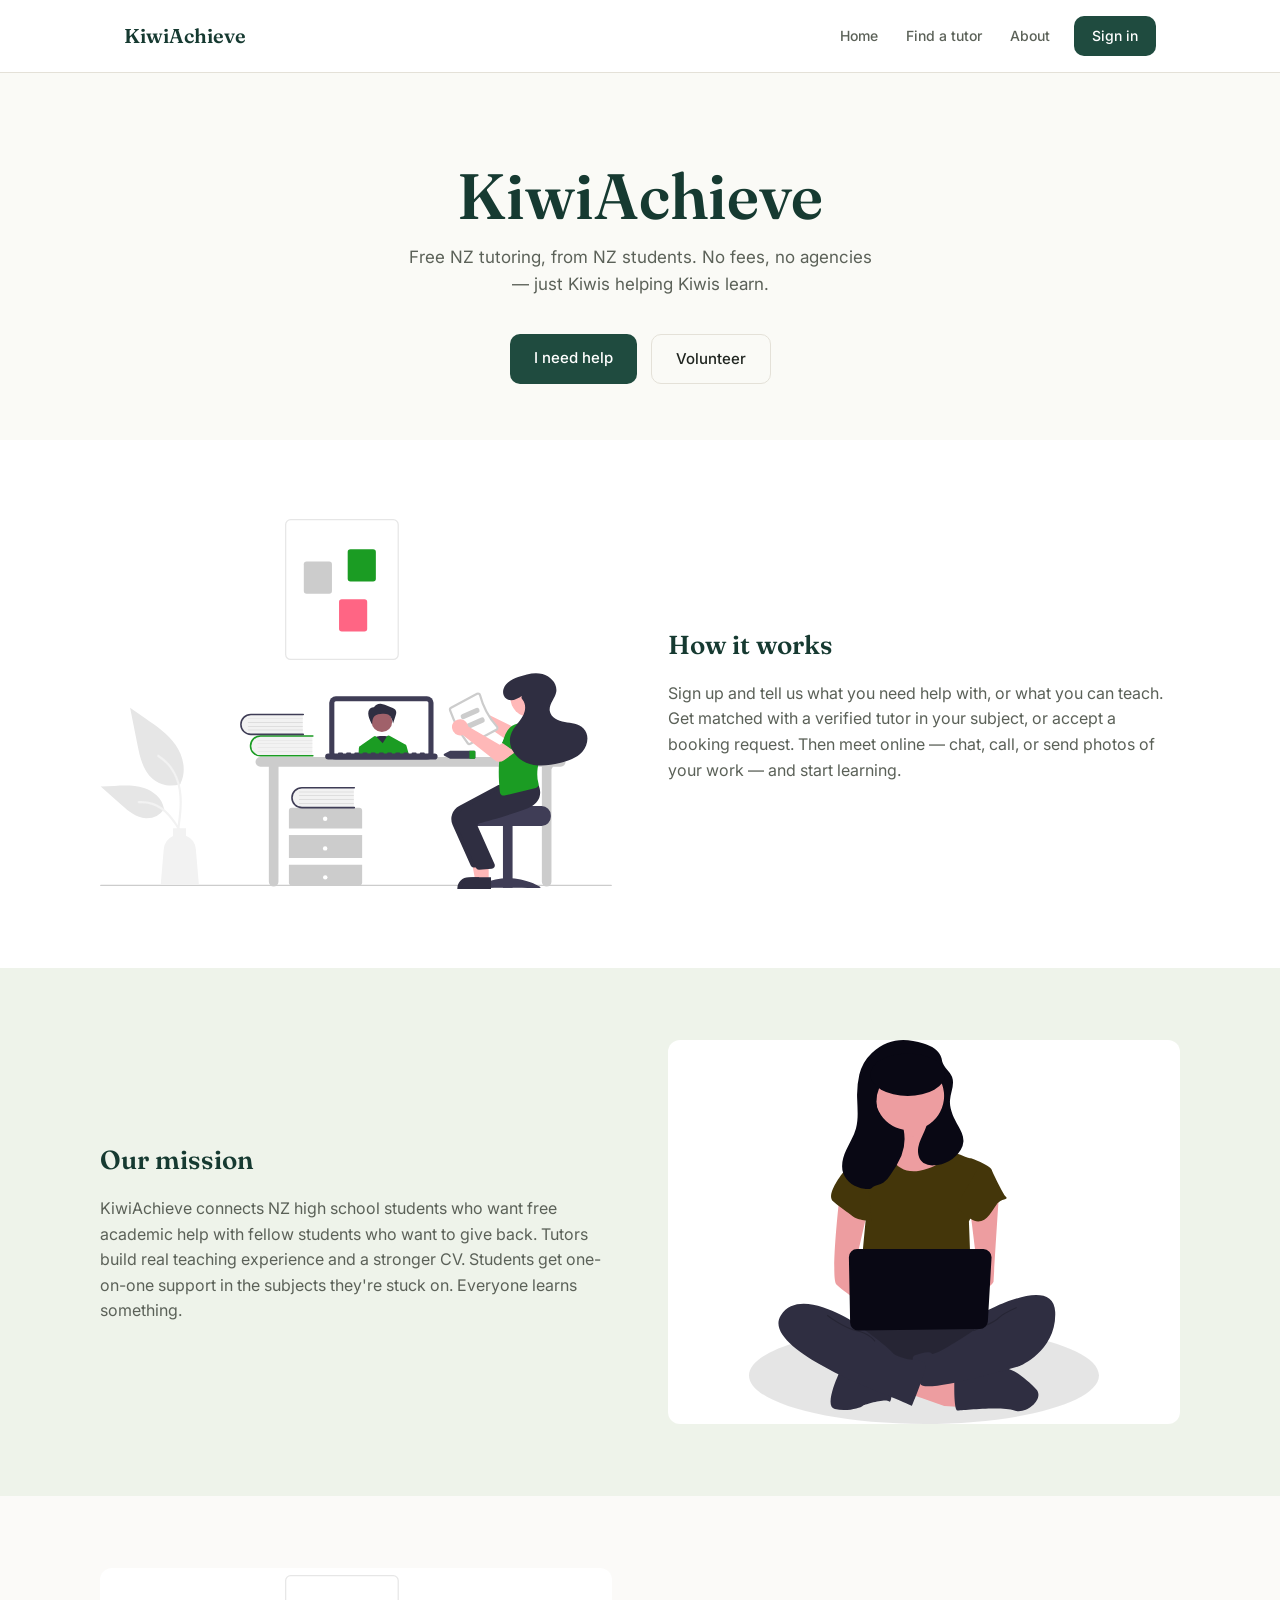
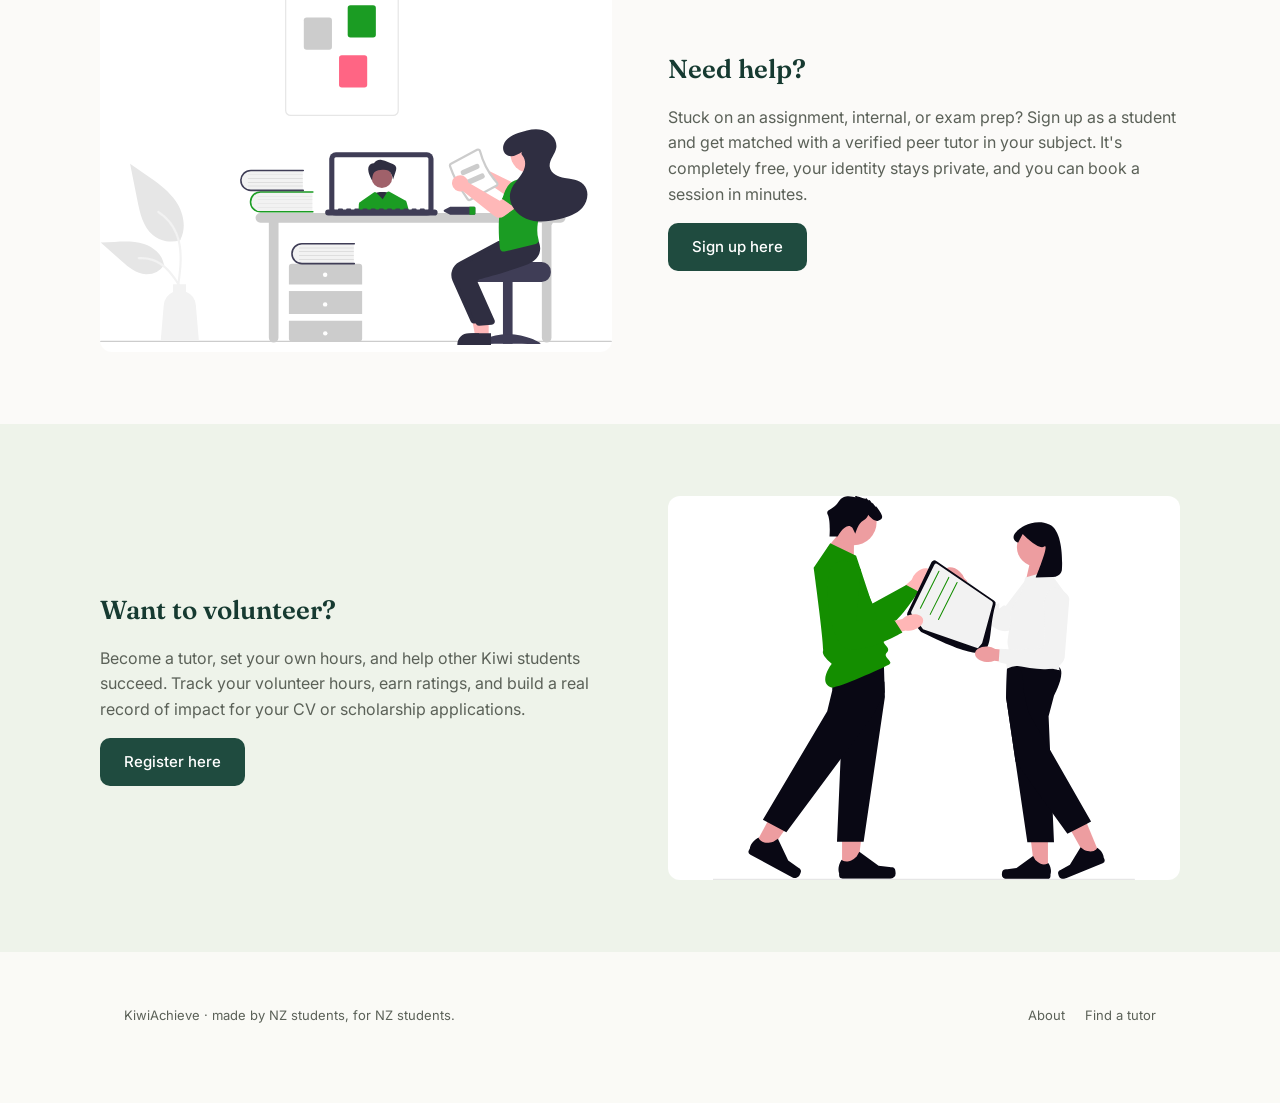
<file: index.html>
<!DOCTYPE html>
<html lang="en-NZ">
<head>
  <meta charset="UTF-8" />
  <meta name="viewport" content="width=device-width, initial-scale=1.0" />
  <title>KiwiAchieve — Free NZ tutoring from NZ students</title>
  <link rel="preconnect" href="https://fonts.googleapis.com" />
  <link rel="preconnect" href="https://fonts.gstatic.com" crossorigin />
  <link href="https://fonts.googleapis.com/css2?family=Fraunces:opsz,wght@9..144,500;9..144,600&family=Inter:wght@400;500;600&display=swap" rel="stylesheet" />
  <link rel="stylesheet" href="styles.css" />
</head>
<body>

  <header class="site-header">
    <nav class="nav">
      <a href="index.html" class="nav__brand">KiwiAchieve</a>

      <button class="nav__toggle" id="navToggle" aria-label="Open menu" aria-expanded="false">
        <span></span><span></span><span></span>
      </button>

      <ul class="nav__links" id="navLinks">
        <li><a href="index.html">Home</a></li>
        <li><a href="find-tutor.html">Find a tutor</a></li>
        <li><a href="about.html">About</a></li>
      </ul>

      <a href="signup.html" class="nav__cta">Sign in</a>
    </nav>
  </header>

  <main>
    <section class="hero">
      <h1 class="hero__title">KiwiAchieve</h1>
      <p class="hero__sub">Free NZ tutoring, from NZ students. No fees, no agencies — just Kiwis helping Kiwis learn.</p>
      <div class="hero__actions">
        <a href="signup.html" class="btn btn--primary">I need help</a>
        <a href="signup.html" class="btn btn--secondary">Volunteer</a>
      </div>
    </section>

    <section class="row-section row-section--a">
      <div class="row">
        <div class="row__image">
          <img src="images/student with tutor.svg" alt="Students with tutor">
        </div>
        <div class="row__text">
          <h2>How it works</h2>
          <p>Sign up and tell us what you need help with, or what you can teach. Get matched with a verified tutor in your subject, or accept a booking request. Then meet online — chat, call, or send photos of your work — and start learning.</p>
        </div>
      </div>
    </section>

    <section class="row-section row-section--b">
      <div class="row row--reverse">
        <div class="row__image">
          <img src="images/focased.svg" alt="focased student">
        </div>
        <div class="row__text">
          <h2>Our mission</h2>
          <p>KiwiAchieve connects NZ high school students who want free academic help with fellow students who want to give back. Tutors build real teaching experience and a stronger CV. Students get one-on-one support in the subjects they're stuck on. Everyone learns something.</p>
        </div>
      </div>
    </section>

    <section class="row-section row-section--c">
      <div class="row">
        <div class="row__image">
          <img src="images/student with tutor.svg" alt="Students with tutor">
        </div>
        <div class="row__text">
          <h2>Need help?</h2>
          <p>Stuck on an assignment, internal, or exam prep? Sign up as a student and get matched with a verified peer tutor in your subject. It's completely free, your identity stays private, and you can book a session in minutes.</p>
          <a href="signup.html" class="btn btn--primary" style="margin-top:16px;">Sign up here</a>
        </div>
      </div>
    </section>

    <section class="row-section row-section--b">
      <div class="row row--reverse">
        <div class="row__image">
          <img src="images/shared knowledge.svg" alt="shared knowledge">
        </div>
        <div class="row__text">
          <h2>Want to volunteer?</h2>
          <p>Become a tutor, set your own hours, and help other Kiwi students succeed. Track your volunteer hours, earn ratings, and build a real record of impact for your CV or scholarship applications.</p>
           <a href="signup.html" class="btn btn--primary" style="margin-top:16px;">Register here</a>
        </div>
      </div>
    </section>
  </main>

  <footer class="site-footer">
    <p>KiwiAchieve &middot; made by NZ students, for NZ students.</p>
    <ul>
      <li><a href="about.html">About</a></li>
      <li><a href="find-tutor.html">Find a tutor</a></li>
    </ul>
  </footer>

  <script src="script.js"></script>
</body>
</html>
</file>
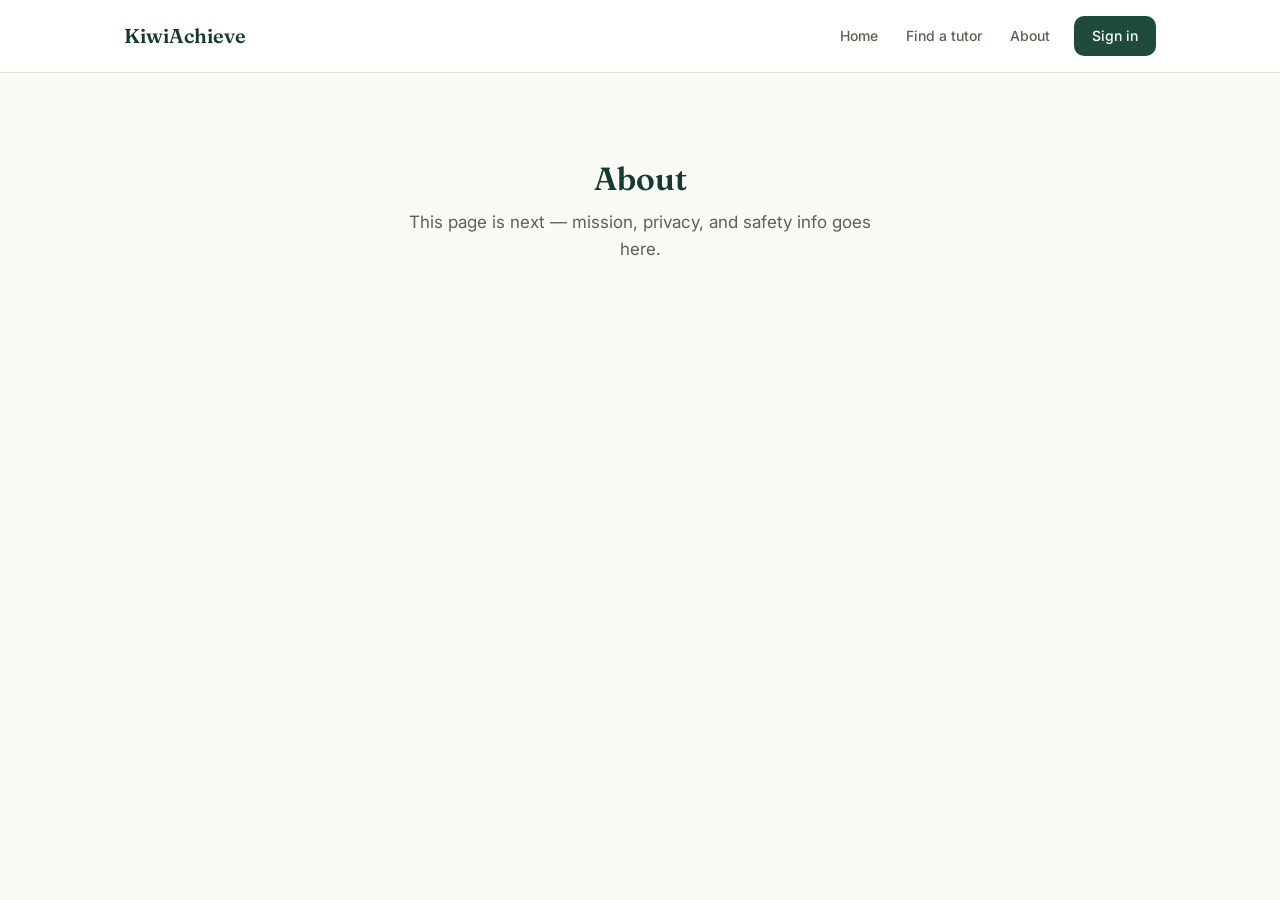
<file: about.html>
<!DOCTYPE html>
<html lang="en-NZ">
<head>
  <meta charset="UTF-8" />
  <meta name="viewport" content="width=device-width, initial-scale=1.0" />
  <title>About — KiwiAchieve</title>
  <link rel="preconnect" href="https://fonts.googleapis.com" />
  <link rel="preconnect" href="https://fonts.gstatic.com" crossorigin />
  <link href="https://fonts.googleapis.com/css2?family=Fraunces:opsz,wght@9..144,500;9..144,600&family=Inter:wght@400;500;600&display=swap" rel="stylesheet" />
  <link rel="stylesheet" href="styles.css" />
</head>
<body>
  <header class="site-header">
    <nav class="nav">
      <a href="index.html" class="nav__brand">KiwiAchieve</a>
      <button class="nav__toggle" id="navToggle" aria-label="Open menu" aria-expanded="false">
        <span></span><span></span><span></span>
      </button>
      <ul class="nav__links" id="navLinks">
        <li><a href="index.html">Home</a></li>
        <li><a href="find-tutor.html">Find a tutor</a></li>
        <li><a href="about.html">About</a></li>
      </ul>
      <a href="signup.html" class="nav__cta">Sign in</a>
    </nav>
  </header>

  <main>
    <section class="hero">
      <h1 class="hero__title" style="font-size:32px;">About</h1>
      <p class="hero__sub">This page is next — mission, privacy, and safety info goes here.</p>
    </section>
  </main>

  <script src="script.js"></script>
</body>
</html>
</file>
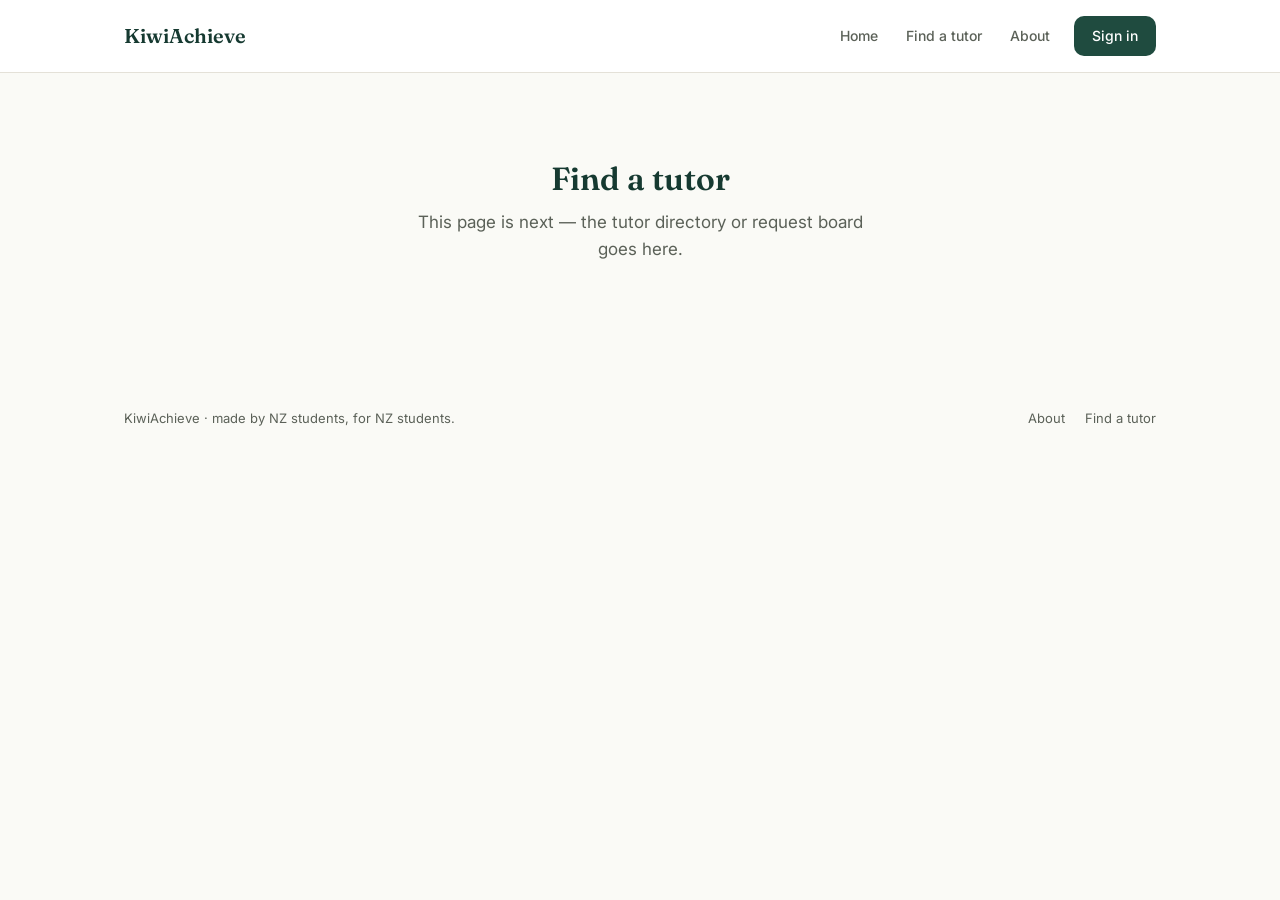
<file: find-tutor.html>
<!DOCTYPE html>
<html lang="en-NZ">
<head>
  <meta charset="UTF-8" />
  <meta name="viewport" content="width=device-width, initial-scale=1.0" />
  <title>Find a tutor — KiwiAchieve</title>
  <link rel="preconnect" href="https://fonts.googleapis.com" />
  <link rel="preconnect" href="https://fonts.gstatic.com" crossorigin />
  <link href="https://fonts.googleapis.com/css2?family=Fraunces:opsz,wght@9..144,500;9..144,600&family=Inter:wght@400;500;600&display=swap" rel="stylesheet" />
  <link rel="stylesheet" href="styles.css" />
</head>
<body>
  <header class="site-header">
    <nav class="nav">
      <a href="index.html" class="nav__brand">KiwiAchieve</a>
      <button class="nav__toggle" id="navToggle" aria-label="Open menu" aria-expanded="false">
        <span></span><span></span><span></span>
      </button>
      <ul class="nav__links" id="navLinks">
        <li><a href="index.html">Home</a></li>
        <li><a href="find-tutor.html">Find a tutor</a></li>
        <li><a href="about.html">About</a></li>
      </ul>
      <a href="signup.html" class="nav__cta">Sign in</a>
    </nav>
  </header>

  <main>
    <section class="hero">
      <h1 class="hero__title" style="font-size:32px;">Find a tutor</h1>
      <p class="hero__sub">This page is next — the tutor directory or request board goes here.</p>
    </section>
  </main>

  <footer class="site-footer">
    <p>KiwiAchieve &middot; made by NZ students, for NZ students.</p>
    <ul>
      <li><a href="about.html">About</a></li>
      <li><a href="find-tutor.html">Find a tutor</a></li>
    </ul>
  </footer>

  <script src="script.js"></script>
</body>
</html>
</file>
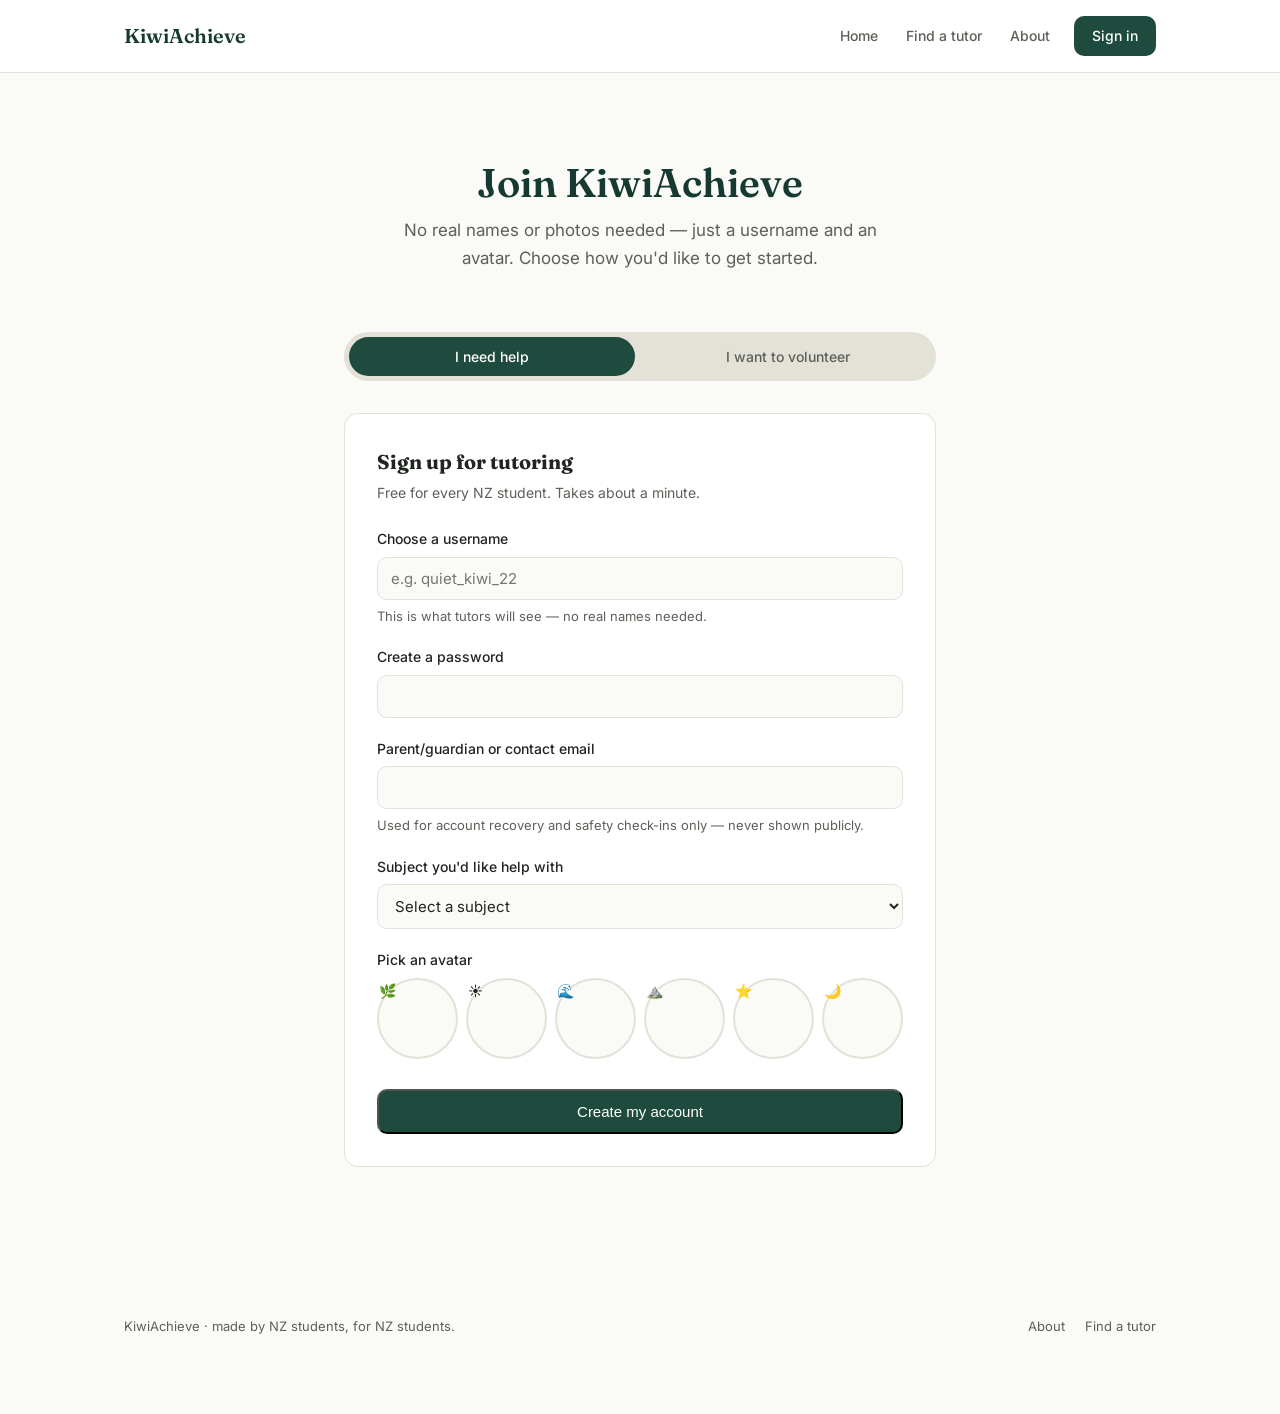
<file: signup.html>
<!DOCTYPE html>
<html lang="en-NZ">
<head>
  <meta charset="UTF-8" />
  <meta name="viewport" content="width=device-width, initial-scale=1.0" />
  <title>Sign up — KiwiAchieve</title>
  <link rel="preconnect" href="https://fonts.googleapis.com" />
  <link rel="preconnect" href="https://fonts.gstatic.com" crossorigin />
  <link href="https://fonts.googleapis.com/css2?family=Fraunces:opsz,wght@9..144,500;9..144,600&family=Inter:wght@400;500;600&display=swap" rel="stylesheet" />
  <link rel="stylesheet" href="styles.css" />
</head>
<body>
  <header class="site-header">
    <nav class="nav">
      <a href="index.html" class="nav__brand">KiwiAchieve</a>
      <button class="nav__toggle" id="navToggle" aria-label="Open menu" aria-expanded="false">
        <span></span><span></span><span></span>
      </button>
      <ul class="nav__links" id="navLinks">
        <li><a href="index.html">Home</a></li>
        <li><a href="find-tutor.html">Find a tutor</a></li>
        <li><a href="about.html">About</a></li>
      </ul>
      <a href="signup.html" class="nav__cta">Sign in</a>
    </nav>
  </header>

  <main>
    <section class="hero" style="padding-bottom: 24px;">
      <h1 class="hero__title" style="font-size:40px;">Join KiwiAchieve</h1>
      <p class="hero__sub">No real names or photos needed — just a username and an avatar. Choose how you'd like to get started.</p>
    </section>

    <section class="signup">
      <div class="path-toggle" role="tablist" aria-label="Sign up as">
        <button class="path-toggle__btn is-active" id="tabStudent" role="tab" aria-selected="true">I need help</button>
        <button class="path-toggle__btn" id="tabTutor" role="tab" aria-selected="false">I want to volunteer</button>
      </div>

      <!-- STUDENT FORM -->
      <form class="form-card" id="formStudent">
        <h2>Sign up for tutoring</h2>
        <p class="form-card__sub">Free for every NZ student. Takes about a minute.</p>

        <div class="field">
          <label for="studentUsername">Choose a username</label>
          <input type="text" id="studentUsername" name="studentUsername" placeholder="e.g. quiet_kiwi_22" required />
          <span class="hint">This is what tutors will see — no real names needed.</span>
        </div>

        <div class="field">
          <label for="studentPassword">Create a password</label>
          <input type="password" id="studentPassword" name="studentPassword" required />
        </div>

        <div class="field">
          <label for="studentEmail">Parent/guardian or contact email</label>
          <input type="email" id="studentEmail" name="studentEmail" required />
          <span class="hint">Used for account recovery and safety check-ins only — never shown publicly.</span>
        </div>

        <div class="field">
          <label for="studentSubject">Subject you'd like help with</label>
          <select id="studentSubject" name="studentSubject" required>
            <option value="" disabled selected>Select a subject</option>
            <option>Mathematics</option>
            <option>English</option>
            <option>Chemistry</option>
            <option>Biology</option>
            <option>Physics</option>
            <option>Other</option>
          </select>
        </div>

        <div class="field">
          <label>Pick an avatar</label>
          <div class="avatar-grid">
            <label class="avatar-option"><input type="radio" name="studentAvatar" value="fern" />🌿</label>
            <label class="avatar-option"><input type="radio" name="studentAvatar" value="sun" />☀️</label>
            <label class="avatar-option"><input type="radio" name="studentAvatar" value="wave" />🌊</label>
            <label class="avatar-option"><input type="radio" name="studentAvatar" value="mountain" />⛰️</label>
            <label class="avatar-option"><input type="radio" name="studentAvatar" value="star" />⭐</label>
            <label class="avatar-option"><input type="radio" name="studentAvatar" value="moon" />🌙</label>
          </div>
        </div>

        <button type="submit" class="btn btn--primary">Create my account</button>
      </form>

      <!-- TUTOR FORM -->
      <form class="form-card is-hidden" id="formTutor">
        <h2>Apply to become a tutor</h2>
        <p class="form-card__sub">All tutors are manually verified before they can take bookings. Please allow a few days for review.</p>

        <div class="field">
          <label for="tutorUsername">Choose a username</label>
          <input type="text" id="tutorUsername" name="tutorUsername" placeholder="e.g. calm_chem_tutor" required />
          <span class="hint">Shown to students — no real names needed.</span>
        </div>

        <div class="field">
          <label for="tutorPassword">Create a password</label>
          <input type="password" id="tutorPassword" name="tutorPassword" required />
        </div>

        <div class="field">
          <label for="tutorEmail">Contact email</label>
          <input type="email" id="tutorEmail" name="tutorEmail" required />
          <span class="hint">Used for verification and booking alerts — never shown publicly.</span>
        </div>

        <div class="field">
          <label for="tutorSubject">Subject you'll tutor</label>
          <select id="tutorSubject" name="tutorSubject" required>
            <option value="" disabled selected>Select one subject</option>
            <option>Mathematics</option>
            <option>English</option>
            <option>Chemistry</option>
            <option>Biology</option>
            <option>Physics</option>
            <option>Other</option>
          </select>
          <span class="hint">Each tutor covers one subject, so students always know who to book.</span>
        </div>

        <div class="field">
          <label for="tutorNcea">NCEA results in this subject</label>
          <textarea id="tutorNcea" name="tutorNcea" placeholder="e.g. NCEA Level 3 Chemistry — Excellence"></textarea>
        </div>

        <div class="field">
          <label for="tutorCv">Upload your CV</label>
          <div class="file-drop"><strong>Click to upload</strong> or drag your file here — PDF preferred</div>
        </div>

        <div class="field">
          <label for="tutorZoom">Preferred time for a verification chat</label>
          <input type="datetime-local" id="tutorZoom" name="tutorZoom" required />
          <span class="hint">A short online chat with our team before you're approved to tutor.</span>
        </div>

        <div class="field">
          <label>Pick an avatar</label>
          <div class="avatar-grid">
            <label class="avatar-option"><input type="radio" name="tutorAvatar" value="fern" />🌿</label>
            <label class="avatar-option"><input type="radio" name="tutorAvatar" value="sun" />☀️</label>
            <label class="avatar-option"><input type="radio" name="tutorAvatar" value="wave" />🌊</label>
            <label class="avatar-option"><input type="radio" name="tutorAvatar" value="mountain" />⛰️</label>
            <label class="avatar-option"><input type="radio" name="tutorAvatar" value="star" />⭐</label>
            <label class="avatar-option"><input type="radio" name="tutorAvatar" value="moon" />🌙</label>
          </div>
        </div>

        <button type="submit" class="btn btn--primary">Submit application</button>
      </form>
    </section>
  </main>

  <footer class="site-footer">
    <p>KiwiAchieve &middot; made by NZ students, for NZ students.</p>
    <ul>
      <li><a href="about.html">About</a></li>
      <li><a href="find-tutor.html">Find a tutor</a></li>
    </ul>
  </footer>

  <script src="script.js"></script>
</body>
</html>
</file>
<file: styles.css>
/* ---------- Tokens ---------- */
:root {
  --bg: #FAFAF6;
  --surface: #FFFFFF;
  --ink: #202520;
  --ink-soft: #5B6158;
  --green: #1F4B3F;
  --green-dark: #163A31;
  --gold: #E8A33D;
  --border: #E4E1D8;
  --radius: 10px;

  --font-display: "Fraunces", serif;
  --font-body: "Inter", sans-serif;
}

* { box-sizing: border-box; }

html { scroll-behavior: smooth; }

body {
  margin: 0;
  background: var(--bg);
  color: var(--ink);
  font-family: var(--font-body);
  line-height: 1.6;
}

a { color: inherit; text-decoration: none; }

img { max-width: 100%; display: block; }

:focus-visible {
  outline: 2px solid var(--green);
  outline-offset: 2px;
}

/* ---------- Header / nav ---------- */
.site-header {
  border-bottom: 1px solid var(--border);
  background: var(--surface);
  position: sticky;
  top: 0;
  z-index: 10;
}

.nav {
  max-width: 1080px;
  margin: 0 auto;
  padding: 16px 24px;
  display: flex;
  align-items: center;
  gap: 24px;
}

.nav__brand {
  font-family: var(--font-display);
  font-weight: 600;
  font-size: 20px;
  color: var(--green-dark);
  margin-right: auto;
}

.nav__links {
  list-style: none;
  display: flex;
  gap: 28px;
  margin: 0;
  padding: 0;
}

.nav__links a {
  font-size: 14px;
  font-weight: 500;
  color: var(--ink-soft);
  transition: color 0.15s ease;
}

.nav__links a:hover { color: var(--green-dark); }

.nav__cta {
  background: var(--green);
  color: #fff;
  font-size: 14px;
  font-weight: 500;
  padding: 9px 18px;
  border-radius: var(--radius);
  transition: background 0.15s ease;
}

.nav__cta:hover { background: var(--green-dark); }

.nav__toggle {
  display: none;
  flex-direction: column;
  gap: 4px;
  background: none;
  border: none;
  cursor: pointer;
  padding: 6px;
}

.nav__toggle span {
  width: 22px;
  height: 2px;
  background: var(--ink);
  display: block;
}

/* ---------- Hero ---------- */
.hero {
  max-width: 720px;
  margin: 0 auto;
  padding: 88px 24px 56px;
  text-align: center;
}

.hero__title {
  font-family: var(--font-display);
  font-weight: 600;
  font-size: clamp(40px, 7vw, 64px);
  line-height: 1.1;
  margin: 0 0 12px;
  color: var(--green-dark);
}

.hero__sub {
  font-size: 17px;
  color: var(--ink-soft);
  max-width: 480px;
  margin: 0 auto 36px;
}

.hero__actions {
  display: flex;
  gap: 14px;
  justify-content: center;
  flex-wrap: wrap;
}

.btn {
  display: inline-block;
  padding: 12px 24px;
  border-radius: var(--radius);
  font-size: 15px;
  font-weight: 500;
  transition: transform 0.12s ease, background 0.15s ease;
}

.btn:active { transform: scale(0.98); }

.btn--primary {
  background: var(--green);
  color: #fff;
}

.btn--primary:hover { background: var(--green-dark); }

.btn--secondary {
  background: transparent;
  color: var(--ink);
  border: 1px solid var(--border);
}

.btn--secondary:hover { border-color: var(--green); }

/* ---------- Content blocks (how it works, mission, etc) ---------- */
.content-block {
  max-width: 640px;
  margin: 0 auto;
  padding: 40px 24px;
  border-top: 1px solid var(--border);
}

.content-block h2 {
  font-family: var(--font-display);
  font-weight: 600;
  font-size: 24px;
  margin: 0 0 12px;
  color: var(--ink);
}

.content-block p {
  color: var(--ink-soft);
  margin: 0;
  min-height: 1.6em;
}

/* ---------- Trust strip ---------- */
.trust {
  max-width: 1080px;
  margin: 0 auto;
  padding: 40px 24px 80px;
  display: grid;
  grid-template-columns: repeat(3, 1fr);
  gap: 32px;
}

.trust__num {
  font-family: var(--font-display);
  font-size: 13px;
  color: var(--gold);
  font-weight: 600;
}

.trust__label {
  font-family: var(--font-display);
  font-size: 19px;
  font-weight: 600;
  margin: 8px 0 6px;
}

.trust__desc {
  font-size: 14px;
  color: var(--ink-soft);
  margin: 0;
}

/* ---------- Subjects ---------- */
.subjects {
  background: var(--surface);
  border-top: 1px solid var(--border);
  border-bottom: 1px solid var(--border);
  padding: 56px 24px;
}

.subjects h2 {
  max-width: 1080px;
  margin: 0 auto 20px;
  font-family: var(--font-display);
  font-size: 22px;
  font-weight: 600;
}

.subjects__grid {
  max-width: 1080px;
  margin: 0 auto;
  display: flex;
  flex-wrap: wrap;
  gap: 10px;
}

.chip {
  background: var(--bg);
  border: 1px solid var(--border);
  border-radius: 999px;
  padding: 8px 16px;
  font-size: 14px;
  color: var(--ink-soft);
}

/* ---------- Footer ---------- */
.site-footer {
  max-width: 1080px;
  margin: 0 auto;
  padding: 40px 24px 64px;
  display: flex;
  justify-content: space-between;
  align-items: center;
  flex-wrap: wrap;
  gap: 12px;
  font-size: 13px;
  color: var(--ink-soft);
}

.site-footer ul {
  list-style: none;
  display: flex;
  gap: 20px;
  margin: 0;
  padding: 0;
}

.site-footer a:hover { color: var(--green-dark); }

/* ---------- Mobile ---------- */
@media (max-width: 720px) {
  .nav__links {
    position: absolute;
    top: 100%;
    left: 0;
    right: 0;
    background: var(--surface);
    border-bottom: 1px solid var(--border);
    flex-direction: column;
    padding: 12px 24px 20px;
    gap: 16px;
    display: none;
  }

  .nav__links.is-open { display: flex; }

  .nav__toggle { display: flex; }

  .nav__cta { display: none; }

  .trust { grid-template-columns: 1fr; }
}
.row-section {
  padding: 72px 24px;
}

.row-section--a { background: #FFFFFF; }
.row-section--b { background: #EEF3EA; }
.row-section--c { background: #fbfaf8; }

.row {
  max-width: 1080px;
  margin: 0 auto;
  display: flex;
  align-items: center;
  gap: 56px;
}

.row--reverse {
  flex-direction: row-reverse;
}

.row__image,
.row__text {
  flex: 1;
  min-width: 0;
}

.row__image-placeholder {
  aspect-ratio: 4 / 3;
  background: #E4E1D8;
  border: 1px dashed #5B6158;
  border-radius: 12px;
  display: flex;
  align-items: center;
  justify-content: center;
  color: #5B6158;
  font-size: 14px;
}


.row__image img {
  width: 100%;
  height: 100%;
  aspect-ratio: 4 / 3;
  object-fit: contain;
  border-radius: 12px;
  background: var(--surface);
}


.row__text h2 {
  font-family: "Fraunces", serif;
  font-weight: 600;
  font-size: 26px;
  margin: 0 0 14px;
  color: #163A31;
}

.row__text p {
  color: #5B6158;
  margin: 0;
  min-height: 1.6em;
}

@media (max-width: 720px) {
  .row,
  .row--reverse {
    flex-direction: column;
  }
}

/* ---------- Sign up page ---------- */
.signup {
  max-width: 640px;
  margin: 0 auto;
  padding: 0 24px 96px;
}

.path-toggle {
  display: flex;
  gap: 10px;
  background: var(--border);
  padding: 5px;
  border-radius: 999px;
  margin-bottom: 32px;
}

.path-toggle__btn {
  flex: 1;
  border: none;
  background: transparent;
  padding: 11px 16px;
  border-radius: 999px;
  font-family: var(--font-body);
  font-weight: 500;
  font-size: 14px;
  color: var(--ink-soft);
  cursor: pointer;
}

.path-toggle__btn.is-active {
  background: var(--green);
  color: #fff;
}

.form-card {
  background: var(--surface);
  border: 1px solid var(--border);
  border-radius: 14px;
  padding: 32px;
}

.form-card.is-hidden { display: none; }

.form-card h2 {
  font-family: var(--font-display);
  font-size: 20px;
  margin: 0 0 4px;
}

.form-card__sub {
  color: var(--ink-soft);
  font-size: 14px;
  margin: 0 0 24px;
}

.field { margin-bottom: 20px; }

.field label {
  display: block;
  font-weight: 500;
  font-size: 14px;
  margin-bottom: 6px;
}

.field .hint {
  display: block;
  font-weight: 400;
  font-size: 13px;
  color: var(--ink-soft);
  margin-top: 6px;
}

.field input,
.field select,
.field textarea {
  width: 100%;
  font-family: var(--font-body);
  font-size: 15px;
  padding: 11px 13px;
  border: 1px solid var(--border);
  border-radius: var(--radius);
  background: var(--bg);
  color: var(--ink);
}

.field input:focus,
.field select:focus,
.field textarea:focus {
  border-color: var(--green);
  outline: none;
}

.field textarea { resize: vertical; min-height: 80px; }

.file-drop {
  border: 1px dashed var(--ink-soft);
  border-radius: var(--radius);
  padding: 20px;
  text-align: center;
  color: var(--ink-soft);
  font-size: 14px;
  background: var(--bg);
}

.avatar-grid {
  display: grid;
  grid-template-columns: repeat(6, 1fr);
  gap: 8px;
}

.avatar-option {
  aspect-ratio: 1;
  border-radius: 50%;
  border: 2px solid var(--border);
  background: var(--bg);
  cursor: pointer;
  display: flex;
  align-items: center;
  justify-content: center;
  font-size: 18px;
}

.avatar-option.is-selected { border-color: var(--green); }

.avatar-option input {
  position: absolute;
  opacity: 0;
  width: 0; height: 0;
}

.form-card .btn { width: 100%; margin-top: 4px; }

@media (max-width: 480px) {
  .avatar-grid { grid-template-columns: repeat(3, 1fr); }
}
</file>
